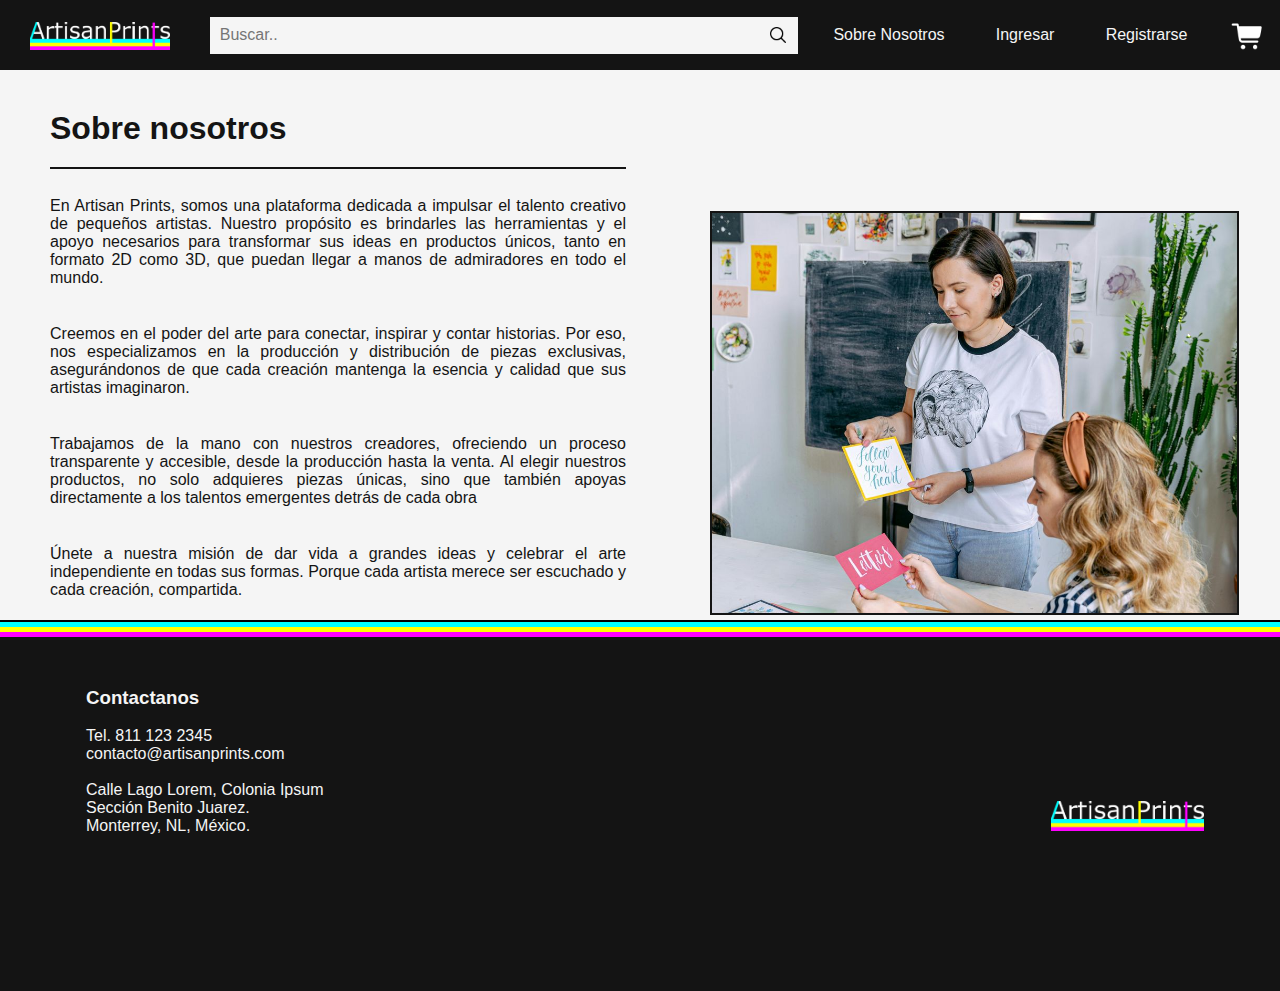
<file: aboutus.html>
<!DOCTYPE html>
<html lang="en">
<head>
    <meta charset="UTF-8">
    <meta name="viewport" content="width=device-width, initial-scale=1.0">
    <title>Sobre Nosotros</title>
    <link rel="stylesheet" href="styles.css">
</head>
<body>
    <ul class="navbar">
        <a class="navlogo" href="index.html"><img src="resources/g110.png" alt="logo"></img></a>
        <div class="searchcontainer">
            <input class="searchbar" type="text" placeholder="Buscar.." >
            <img id="searchimg" src="resources/icons8-search-30.png" alt="search icon">
        </div>
        <a class="navbartext" href="aboutus.html">Sobre Nosotros</a>
        <a class="navbartext" href="ingresar.html">Ingresar</a>
        <a class="navbartext" href="registrarse.html">Registrarse</a>
        <a href="carrito.html"><img class="navcart" src="resources/icons8-shopping-cart-96.png" alt="shoppingCart"></a>
    </ul>

    <div class="aboutus">
        <h1>Sobre nosotros</h1>
        <hr>
        <h4>En Artisan Prints, somos una plataforma dedicada a impulsar el talento creativo de pequeños artistas. Nuestro propósito es brindarles las herramientas y el apoyo necesarios para transformar sus ideas en productos únicos, tanto en formato 2D como 3D, que puedan llegar a manos de admiradores en todo el mundo.</h4>
        <br>
        <h4>Creemos en el poder del arte para conectar, inspirar y contar historias. Por eso, nos especializamos en la producción y distribución de piezas exclusivas, asegurándonos de que cada creación mantenga la esencia y calidad que sus artistas imaginaron.</h4>
        <br>
        <h4>Trabajamos de la mano con nuestros creadores, ofreciendo un proceso transparente y accesible, desde la producción hasta la venta. Al elegir nuestros productos, no solo adquieres piezas únicas, sino que también apoyas directamente a los talentos emergentes detrás de cada obra</h4>
        <br>
        <h4>Únete a nuestra misión de dar vida a grandes ideas y celebrar el arte independiente en todas sus formas. Porque cada artista merece ser escuchado y cada creación, compartida.</h4>    
        <br>
    </div>
    <div class="aboutusimg">
        <img src="resources/aboutus-ap_1000x1500.jpg" alt="saphie">
    </div>

    <footer>
        <div class="c"></div>
        <div class="y"></div>
        <div class="m"></div>
        <div class="footersection1">
            <h3>Contactanos</h3>
            <br>
            <p>Tel. 811 123 2345</p>
            <p>contacto@artisanprints.com</p>
            <br>
            <p>Calle Lago Lorem, Colonia Ipsum <br> Sección Benito Juarez. <br>Monterrey, NL, México.</p>
        </div>
        <div class="footersection2">
            <img src="resources/g110.png" alt="Logo de Artisan Prints">
        </div>
    </footer>
</body>
</html>
</file>
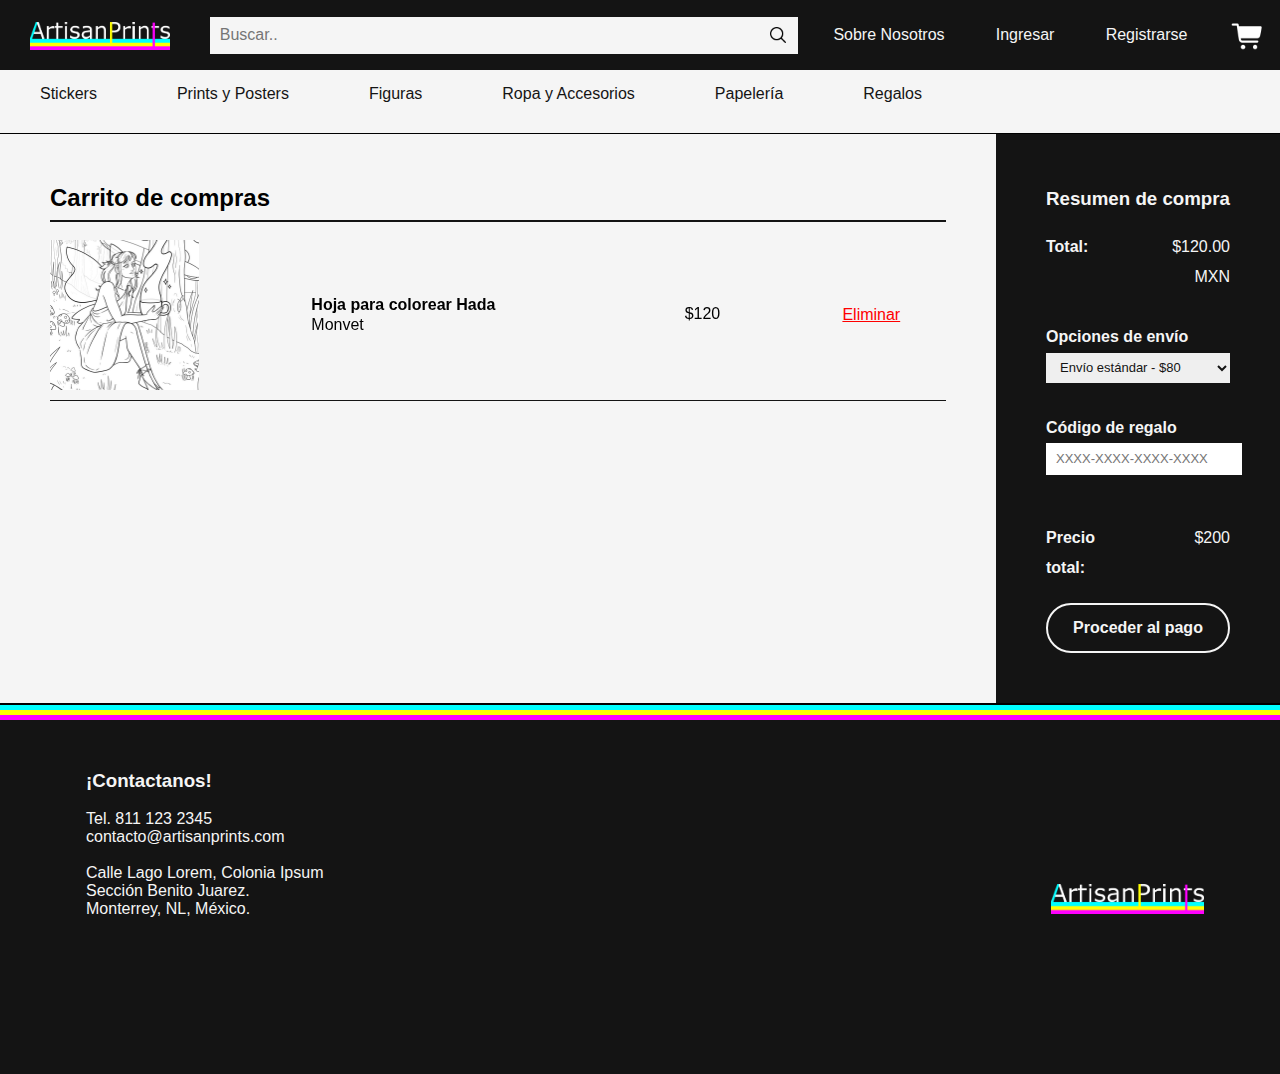
<file: carrito.html>
<!DOCTYPE html>
<html lang="en">
<head>
    <meta charset="UTF-8">
    <meta name="viewport" content="width=device-width, initial-scale=1.0">
    <title>Carrito de Compras</title>
    <link rel="stylesheet" href="styles.css">
</head>
<body>
    <ul class="navbar">
        <a class="navlogo" href="index.html"><img src="resources/g110.png" alt="logo"></img></a>
        <div class="searchcontainer">
            <input class="searchbar" type="text" placeholder="Buscar.." >
            <img id="searchimg" src="resources/icons8-search-30.png" alt="search icon">
        </div>
        <a class="navbartext" href="aboutus.html">Sobre Nosotros</a>
        <a class="navbartext" href="ingresar.html">Ingresar</a>
        <a class="navbartext" href="registrarse.html">Registrarse</a>
        <a href="carrito.html"><img class="navcart" src="resources/icons8-shopping-cart-96.png" alt="shoppingCart"></a>
    </ul>
    <ul class="categorias">
        <a class="categoriastext" href="">Stickers</a>
        <a class="categoriastext" href="">Prints y Posters</a>
        <a class="categoriastext" href="">Figuras</a>
        <a class="categoriastext" href="">Ropa y Accesorios</a>
        <a class="categoriastext" href="">Papelería</a>
        <a class="categoriastext" href="">Regalos</a>
    </ul>

    <div class="paginacarrito">
        <div class="listacarrito">
            <h2>Carrito de compras</h2>
            <hr>
            <div>
                <div class="cartrow">
                    <div class="imagen">
                        <img src="resources/No244 drinkPNG_300x424.png" alt="">
                    </div>
                    <div class="nombre">
                        <div class="prodart">
                            <h4>Hoja para colorear Hada</h4>
                            <p>Monvet</p>
                        </div>
                    </div>
                    <div class="preciounit">
                        <div class="contpreciounit"><p>$120</p></div>
                    </div>
                    <div class="eliminarcart">
                        <div class="conteliminar">
                            <button class="eliminar">Eliminar</button>
                        </div>
                    </div>
                    
                </div>
            </div> 
        </div>

        <div class="totalcarrito">
            <div class="totalcarritocontent">
                <h3>Resumen de compra</h3>
                <hr class="lighthr">
                <div class="totalcompra">
                    <div class="a">
                        <h4>Total:</h4>
                    </div>
                    <div class="b">
                        <p>$120.00 MXN</p>
                    </div>
                </div>
                <br>
                <h4>Opciones de envío</h4>
                <select name="openvio" id="openvio">
                    <option value="">Envío estándar - $80</option>
                    <option value="">Envío express - $120</option>
                </select>
                <br>
                <br>
                <h4>Código de regalo</h4>
                <input placeholder="XXXX-XXXX-XXXX-XXXX" type="text" id="openvio">
                <br>
                <br>
                <hr>
                <div class="totalcompra">
                    <h4 class="a">Precio total:</h4>
                    <p class="b">$200</p>
                </div>
                <button class="btnpago">Proceder al pago</button>
                </div>
        </div>

    </div>
    
    <footer>
        <div class="c"></div>
        <div class="y"></div>
        <div class="m"></div>
        <div class="footersection1">
            <h3>¡Contactanos!</h3>
            <br>
            <p>Tel. 811 123 2345</p>
            <p>contacto@artisanprints.com</p>
            <br>
            <p>Calle Lago Lorem, Colonia Ipsum <br> Sección Benito Juarez. <br>Monterrey, NL, México.</p>
        </div>
        <div class="footersection2">
            <img src="resources/g110.png" alt="Logo de Artisan Prints">
        </div>
    </footer>
</body>
</html>
</file>
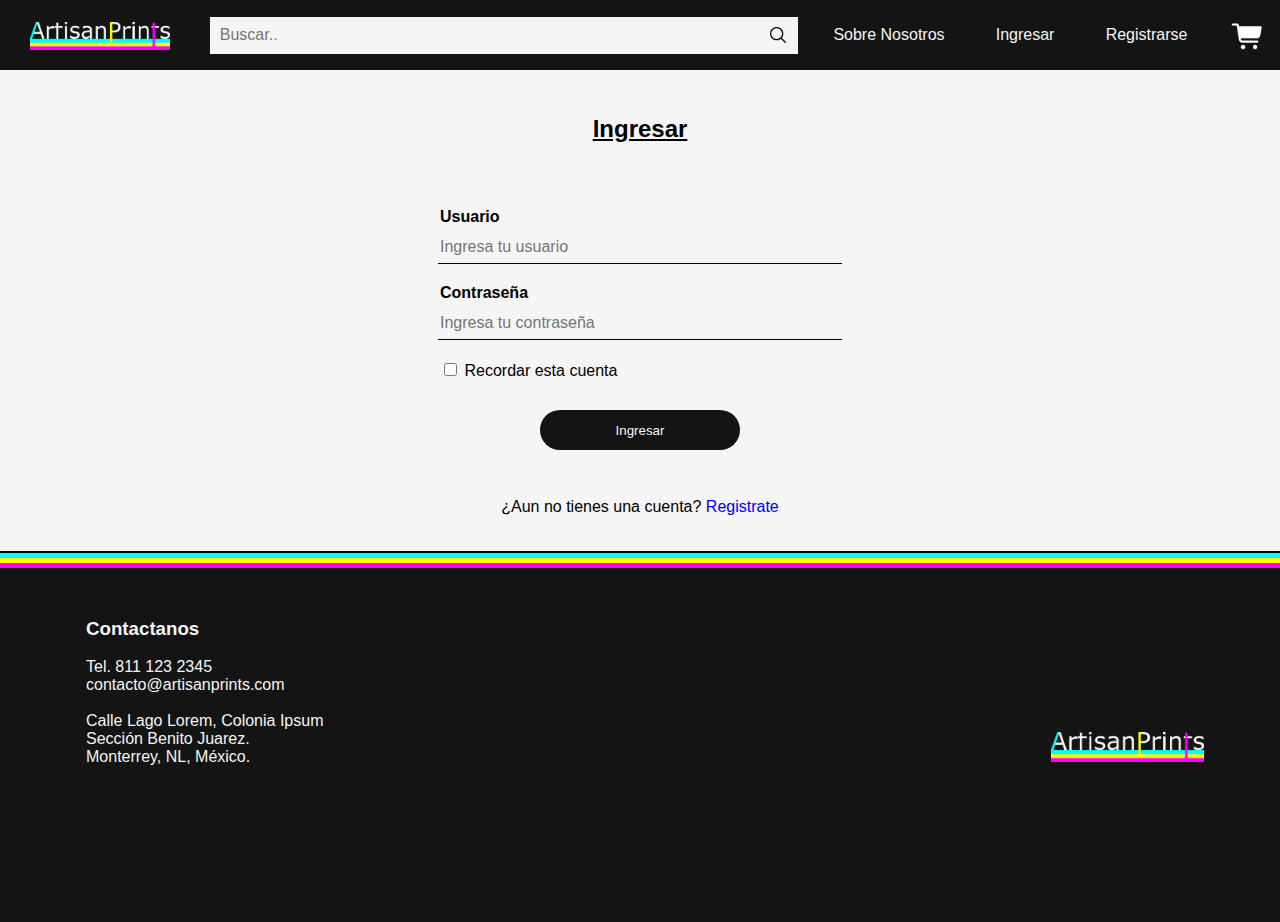
<file: ingresar.html>
<!DOCTYPE html>
<html lang="en">
<head>
    <meta charset="UTF-8">
    <meta name="viewport" content="width=device-width, initial-scale=1.0">
    <title>Registrarse</title>
    <link rel="stylesheet" href="styles.css">
</head>
<body>
    <ul class="navbar">
        <a class="navlogo" href="index.html"><img src="resources/g110.png" alt="logo"></img></a>
        <div class="searchcontainer">
            <input class="searchbar" type="text" placeholder="Buscar.." >
            <img id="searchimg" src="resources/icons8-search-30.png" alt="search icon">
        </div>
        <a class="navbartext" href="aboutus.html">Sobre Nosotros</a>
        <a class="navbartext" href="ingresar.html">Ingresar</a>
        <a class="navbartext" href="registrarse.html">Registrarse</a>
        <a href="carrito.html"><img class="navcart" src="resources/icons8-shopping-cart-96.png" alt="shoppingCart"></a>
    </ul>

    <div  class="registro">
        <h2>Ingresar</h2>
    </div>
    <div class="bgbox2">
        <form action="signin">
            <div class="campos">
                <label class="formulario" for="usario"><b>Usuario</b></label>
                <input class="formulario" type="text" placeholder="Ingresa tu usuario" name="usuario" required>

                <label class="formulario" for="contra"><b>Contraseña</b></label>
                <input class="formulario" type="password" placeholder="Ingresa tu contraseña" name="contra" required>
                
                <div class="form-check, formulario">
                    <input class="form-check-input" type="checkbox" value="" id="" />
                    <label class="form-check-label" for=""> Recordar esta cuenta </label>
                </div>

                <button class="formulario" type="submit">Ingresar</button>
            </div>
        </form>
    </div>
    <div  class="formlink">
        <p>¿Aun no tienes una cuenta? <a href="registrarse.html">Registrate</a></p>
    </div>

    <footer>
        <div class="c"></div>
        <div class="y"></div>
        <div class="m"></div>
        <div class="footersection1">
            <h3>Contactanos</h3>
            <br>
            <p>Tel. 811 123 2345</p>
            <p>contacto@artisanprints.com</p>
            <br>
            <p>Calle Lago Lorem, Colonia Ipsum <br> Sección Benito Juarez. <br>Monterrey, NL, México.</p>
        </div>
        <div class="footersection2">
            <img src="resources/g110.png" alt="Logo de Artisan Prints">
        </div>
    </footer>
</body>
</html>
</file>
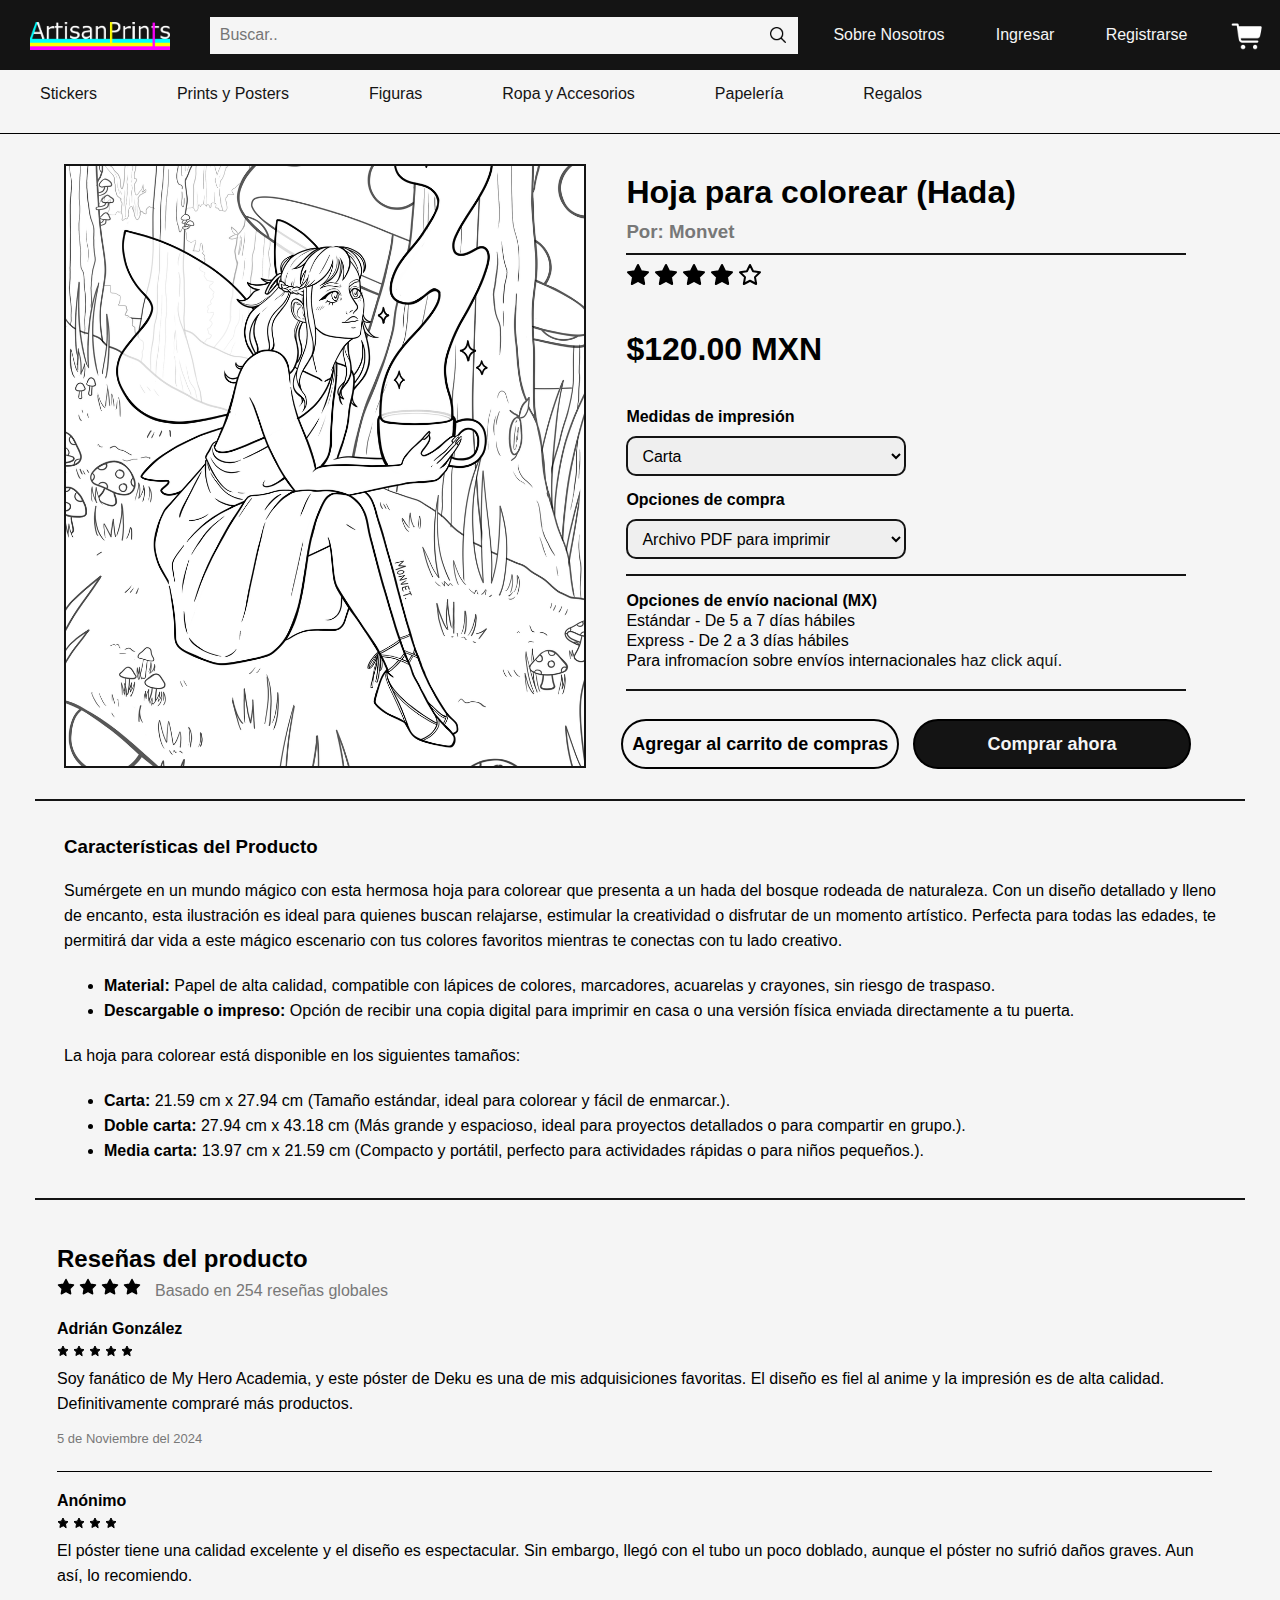
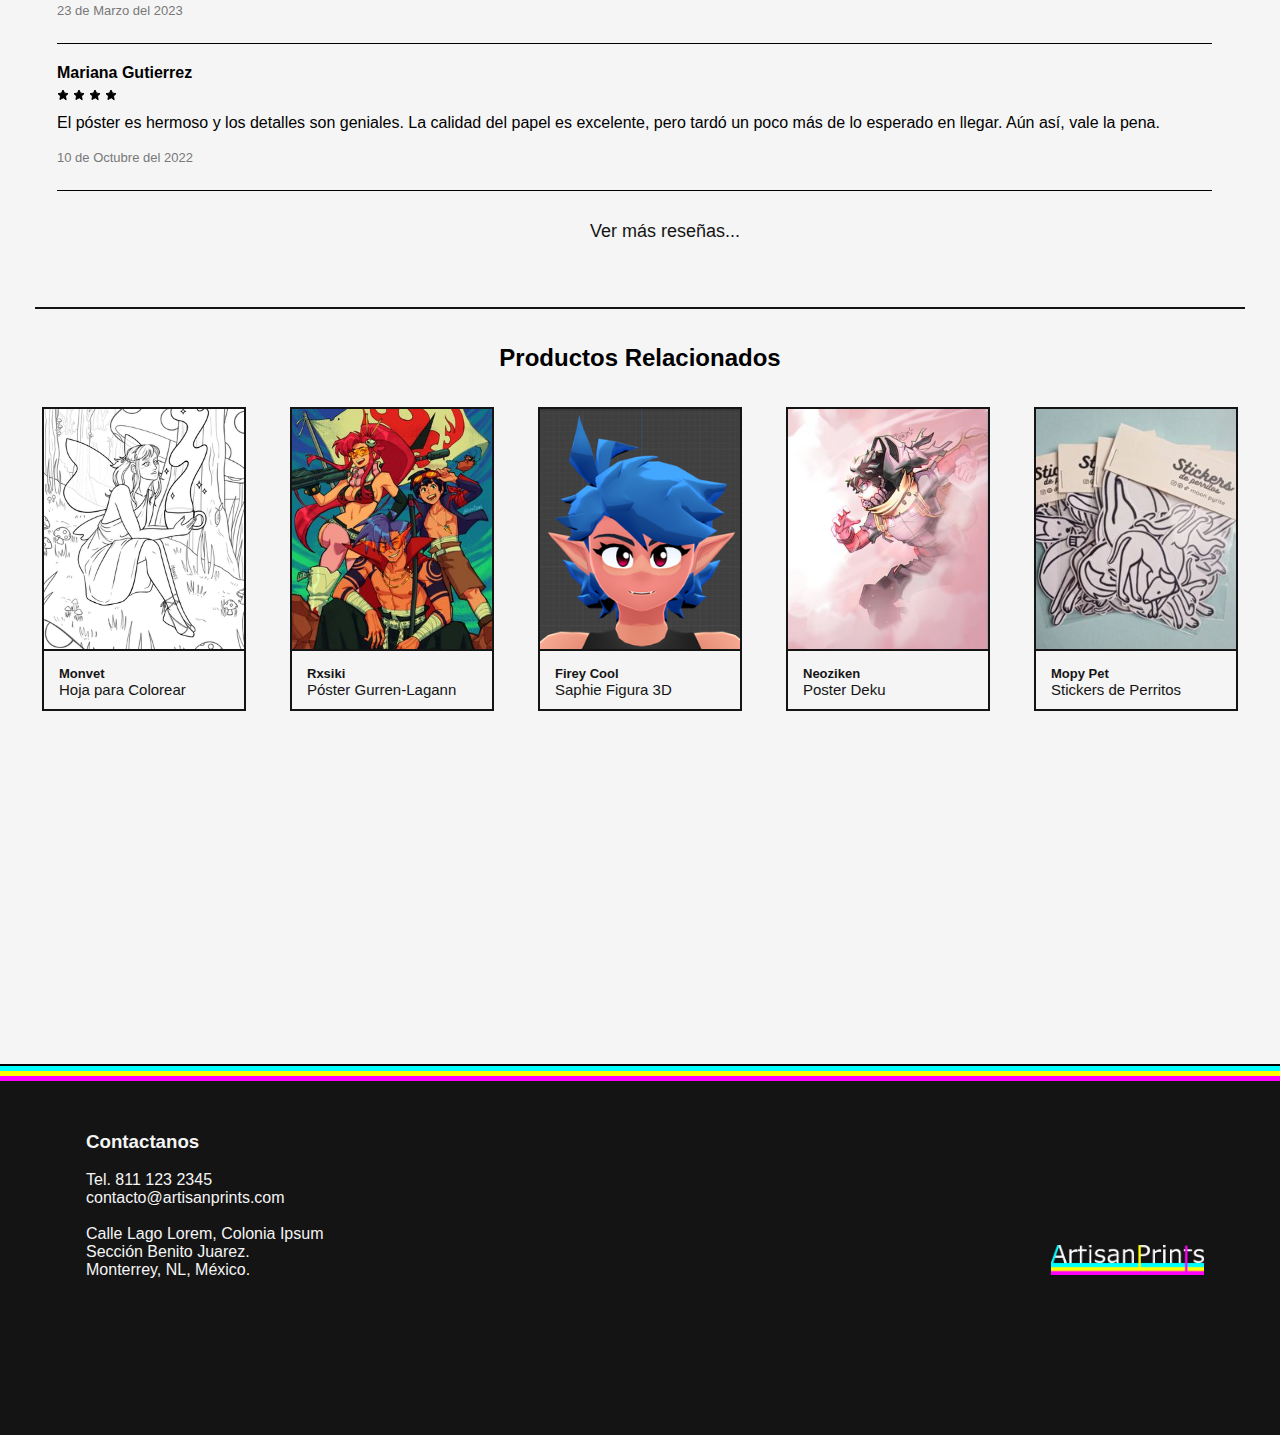
<file: producto1.html>
<!DOCTYPE html>
<html lang="en">
<head>
    <meta charset="UTF-8">
    <meta name="viewport" content="width=device-width, initial-scale=1.0">
    <title>Producto</title>
    <link rel="stylesheet" href="styles.css">
</head>
<body>
    <ul class="navbar">
        <a class="navlogo" href="index.html"><img src="resources/g110.png" alt="logo"></img></a>
        <div class="searchcontainer">
            <input class="searchbar" type="text" placeholder="Buscar.." >
            <img id="searchimg" src="resources/icons8-search-30.png" alt="search icon">
        </div>
        <a class="navbartext" href="aboutus.html">Sobre Nosotros</a>
        <a class="navbartext" href="ingresar.html">Ingresar</a>
        <a class="navbartext" href="registrarse.html">Registrarse</a>
        <a href="carrito.html"><img class="navcart" src="resources/icons8-shopping-cart-96.png" alt="shoppingCart"></a>
    </ul>
    <ul class="categorias">
        <a class="categoriastext" href="">Stickers</a>
        <a class="categoriastext" href="">Prints y Posters</a>
        <a class="categoriastext" href="">Figuras</a>
        <a class="categoriastext" href="">Ropa y Accesorios</a>
        <a class="categoriastext" href="">Papelería</a>
        <a class="categoriastext" href="">Regalos</a>
    </ul>

    <div class="producto">
        <div class="imgproducto">
            <img class="imgproducto" style="object-fit: cover;" src="resources/No244 drinkPNG_1000x1415.png" alt="imagen para colorear de hada">
        </div>
        <div class="infoproducto">
            <div class="prebtn">
                <div class="nombreproducto">
                    <h1>Hoja para colorear (Hada)</h1>
                </div>
                <div class="nombreartista">
                    <h3>Por: Monvet</h3>
                </div>
                <hr>
                <div class="stars">
                    <svg xmlns="http://www.w3.org/2000/svg" viewBox="0 0 24 24" fill="black" stroke="currentColor" stroke-linecap="round" stroke-linejoin="round" width="24" height="24" stroke-width="2"> <path d="M12 17.75l-6.172 3.245l1.179 -6.873l-5 -4.867l6.9 -1l3.086 -6.253l3.086 6.253l6.9 1l-5 4.867l1.179 6.873z"></path> </svg> 
                    <svg xmlns="http://www.w3.org/2000/svg" viewBox="0 0 24 24" fill="black" stroke="currentColor" stroke-linecap="round" stroke-linejoin="round" width="24" height="24" stroke-width="2"> <path d="M12 17.75l-6.172 3.245l1.179 -6.873l-5 -4.867l6.9 -1l3.086 -6.253l3.086 6.253l6.9 1l-5 4.867l1.179 6.873z"></path> </svg> 
                    <svg xmlns="http://www.w3.org/2000/svg" viewBox="0 0 24 24" fill="black" stroke="currentColor" stroke-linecap="round" stroke-linejoin="round" width="24" height="24" stroke-width="2"> <path d="M12 17.75l-6.172 3.245l1.179 -6.873l-5 -4.867l6.9 -1l3.086 -6.253l3.086 6.253l6.9 1l-5 4.867l1.179 6.873z"></path> </svg> 
                    <svg xmlns="http://www.w3.org/2000/svg" viewBox="0 0 24 24" fill="black" stroke="currentColor" stroke-linecap="round" stroke-linejoin="round" width="24" height="24" stroke-width="2"> <path d="M12 17.75l-6.172 3.245l1.179 -6.873l-5 -4.867l6.9 -1l3.086 -6.253l3.086 6.253l6.9 1l-5 4.867l1.179 6.873z"></path> </svg> 
                    <svg xmlns="http://www.w3.org/2000/svg" viewBox="0 0 24 24" fill="none" stroke="currentColor" stroke-linecap="round" stroke-linejoin="round" width="24" height="24" stroke-width="2"> <path d="M12 17.75l-6.172 3.245l1.179 -6.873l-5 -4.867l6.9 -1l3.086 -6.253l3.086 6.253l6.9 1l-5 4.867l1.179 6.873z"></path> </svg> 
                </div>
                <div class="precio">
                    <h1>$120.00 MXN</h1>
                </div>
                <div class="opcompra">
                    <h4>Medidas de impresión</h4>
                    <select name="medidas" id="sizeposter">
                        <option value="1">Carta</option>
                        <option value="2">Tabloide</option>
                        <option value="3">Media Carta</option>
                    </select>
                </div>
                <div class="opcompra">
                    <h4>Opciones de compra</h4>
                    <select name="medidas" id="sizeposter">
                        <option value="1">Archivo PDF para imprimir</option>
                        <option value="2">Envío físico (50 copias)</option>
                    </select>
                </div>
                <hr>
                <div class="infoenvio">
                    <h4>Opciones de envío nacional (MX)</h4>
                    <p>Estándar - De 5 a 7 días hábiles</p>
                    <p>Express - De 2 a 3 días hábiles</p>
                    <p>Para infromacíon sobre envíos internacionales <a href="">haz click aquí.</a></p>
                </div>  
                <br>
                <hr>
            </div>
            
            <div class="btncompra">
                <button id="agregaralcarrito">Agregar al carrito de compras</button>
                <button id="comprarahora">Comprar ahora</button>
            </div>
        </div>
    </div>
    <hr class="division">
    <div class="caracteristicas">
        <h3>Características del Producto</h3>
        <p>Sumérgete en un mundo mágico con esta hermosa hoja para colorear que presenta a un hada del bosque rodeada de naturaleza. Con un diseño detallado y lleno de encanto, esta ilustración es ideal para quienes buscan relajarse, estimular la creatividad o disfrutar de un momento artístico. Perfecta para todas las edades, te permitirá dar vida a este mágico escenario con tus colores favoritos mientras te conectas con tu lado creativo.</p>
        <ul>
            <li><b>Material:</b> Papel de alta calidad, compatible con lápices de colores, marcadores, acuarelas y crayones, sin riesgo de traspaso.</li>
            <li><b>Descargable o impreso:</b> Opción de recibir una copia digital para imprimir en casa o una versión física enviada directamente a tu puerta.</li>
        </ul>
        <p>La hoja para colorear está disponible en los siguientes tamaños:</p>
        <ul>
            <li><b>Carta:</b> 21.59 cm x 27.94 cm (Tamaño estándar, ideal para colorear y fácil de enmarcar.).</li>
            <li><b>Doble carta:</b> 27.94 cm x 43.18 cm (Más grande y espacioso, ideal para proyectos detallados o para compartir en grupo.).</li>
            <li><b>Media carta:</b> 13.97 cm x 21.59 cm (Compacto y portátil, perfecto para actividades rápidas o para niños pequeños.).</li>
        </ul>
    </div>
    <hr class="division">
    <div class="reviews">
        <h2>Reseñas del producto</h2>
        <div class="reviewstars">
            <svg xmlns="http://www.w3.org/2000/svg" viewBox="0 0 24 24" fill="black" stroke="currentColor" stroke-linecap="round" stroke-linejoin="round" width="18" height="18" stroke-width="2"> <path d="M12 17.75l-6.172 3.245l1.179 -6.873l-5 -4.867l6.9 -1l3.086 -6.253l3.086 6.253l6.9 1l-5 4.867l1.179 6.873z"></path> </svg> 
            <svg xmlns="http://www.w3.org/2000/svg" viewBox="0 0 24 24" fill="black" stroke="currentColor" stroke-linecap="round" stroke-linejoin="round" width="18" height="18" stroke-width="2"> <path d="M12 17.75l-6.172 3.245l1.179 -6.873l-5 -4.867l6.9 -1l3.086 -6.253l3.086 6.253l6.9 1l-5 4.867l1.179 6.873z"></path> </svg> 
            <svg xmlns="http://www.w3.org/2000/svg" viewBox="0 0 24 24" fill="black" stroke="currentColor" stroke-linecap="round" stroke-linejoin="round" width="18" height="18" stroke-width="2"> <path d="M12 17.75l-6.172 3.245l1.179 -6.873l-5 -4.867l6.9 -1l3.086 -6.253l3.086 6.253l6.9 1l-5 4.867l1.179 6.873z"></path> </svg> 
            <svg xmlns="http://www.w3.org/2000/svg" viewBox="0 0 24 24" fill="black" stroke="currentColor" stroke-linecap="round" stroke-linejoin="round" width="18" height="18" stroke-width="2"> <path d="M12 17.75l-6.172 3.245l1.179 -6.873l-5 -4.867l6.9 -1l3.086 -6.253l3.086 6.253l6.9 1l-5 4.867l1.179 6.873z"></path> </svg> 
            <div class="reviewstats">
                <p>Basado en 254 reseñas globales</p>
            </div>
        </div>
        <div class="review">
            <h4>Adrián González</h4>
            <div class="reviewstars">
                <svg xmlns="http://www.w3.org/2000/svg" viewBox="0 0 24 24" fill="black" stroke="currentColor" stroke-linecap="round" stroke-linejoin="round" width="12" height="12" stroke-width="2"> <path d="M12 17.75l-6.172 3.245l1.179 -6.873l-5 -4.867l6.9 -1l3.086 -6.253l3.086 6.253l6.9 1l-5 4.867l1.179 6.873z"></path> </svg> 
                <svg xmlns="http://www.w3.org/2000/svg" viewBox="0 0 24 24" fill="black" stroke="currentColor" stroke-linecap="round" stroke-linejoin="round" width="12" height="12" stroke-width="2"> <path d="M12 17.75l-6.172 3.245l1.179 -6.873l-5 -4.867l6.9 -1l3.086 -6.253l3.086 6.253l6.9 1l-5 4.867l1.179 6.873z"></path> </svg> 
                <svg xmlns="http://www.w3.org/2000/svg" viewBox="0 0 24 24" fill="black" stroke="currentColor" stroke-linecap="round" stroke-linejoin="round" width="12" height="12" stroke-width="2"> <path d="M12 17.75l-6.172 3.245l1.179 -6.873l-5 -4.867l6.9 -1l3.086 -6.253l3.086 6.253l6.9 1l-5 4.867l1.179 6.873z"></path> </svg> 
                <svg xmlns="http://www.w3.org/2000/svg" viewBox="0 0 24 24" fill="black" stroke="currentColor" stroke-linecap="round" stroke-linejoin="round" width="12" height="12" stroke-width="2"> <path d="M12 17.75l-6.172 3.245l1.179 -6.873l-5 -4.867l6.9 -1l3.086 -6.253l3.086 6.253l6.9 1l-5 4.867l1.179 6.873z"></path> </svg> 
                <svg xmlns="http://www.w3.org/2000/svg" viewBox="0 0 24 24" fill="black" stroke="currentColor" stroke-linecap="round" stroke-linejoin="round" width="12" height="12" stroke-width="2"> <path d="M12 17.75l-6.172 3.245l1.179 -6.873l-5 -4.867l6.9 -1l3.086 -6.253l3.086 6.253l6.9 1l-5 4.867l1.179 6.873z"></path> </svg> 
            </div>            
            <p>Soy fanático de My Hero Academia, y este póster de Deku es una de mis adquisiciones favoritas. El diseño es fiel al anime y la impresión es de alta calidad. Definitivamente compraré más productos.</p>
            <p class="fechareview">5 de Noviembre del 2024</p>
        </div>
        <div class="review">
            <h4>Anónimo</h4>
            <div class="reviewstars">
                <svg xmlns="http://www.w3.org/2000/svg" viewBox="0 0 24 24" fill="black" stroke="currentColor" stroke-linecap="round" stroke-linejoin="round" width="12" height="12" stroke-width="2"> <path d="M12 17.75l-6.172 3.245l1.179 -6.873l-5 -4.867l6.9 -1l3.086 -6.253l3.086 6.253l6.9 1l-5 4.867l1.179 6.873z"></path> </svg> 
                <svg xmlns="http://www.w3.org/2000/svg" viewBox="0 0 24 24" fill="black" stroke="currentColor" stroke-linecap="round" stroke-linejoin="round" width="12" height="12" stroke-width="2"> <path d="M12 17.75l-6.172 3.245l1.179 -6.873l-5 -4.867l6.9 -1l3.086 -6.253l3.086 6.253l6.9 1l-5 4.867l1.179 6.873z"></path> </svg> 
                <svg xmlns="http://www.w3.org/2000/svg" viewBox="0 0 24 24" fill="black" stroke="currentColor" stroke-linecap="round" stroke-linejoin="round" width="12" height="12" stroke-width="2"> <path d="M12 17.75l-6.172 3.245l1.179 -6.873l-5 -4.867l6.9 -1l3.086 -6.253l3.086 6.253l6.9 1l-5 4.867l1.179 6.873z"></path> </svg> 
                <svg xmlns="http://www.w3.org/2000/svg" viewBox="0 0 24 24" fill="black" stroke="currentColor" stroke-linecap="round" stroke-linejoin="round" width="12" height="12" stroke-width="2"> <path d="M12 17.75l-6.172 3.245l1.179 -6.873l-5 -4.867l6.9 -1l3.086 -6.253l3.086 6.253l6.9 1l-5 4.867l1.179 6.873z"></path> </svg> 
            </div>            
            <p>El póster tiene una calidad excelente y el diseño es espectacular. Sin embargo, llegó con el tubo un poco doblado, aunque el póster no sufrió daños graves. Aun así, lo recomiendo.</p>
            <p class="fechareview">23 de Marzo del 2023</p>
        </div>
        <div class="review">
            <h4>Mariana Gutierrez</h4>
            <div class="reviewstars">
                <svg xmlns="http://www.w3.org/2000/svg" viewBox="0 0 24 24" fill="black" stroke="currentColor" stroke-linecap="round" stroke-linejoin="round" width="12" height="12" stroke-width="2"> <path d="M12 17.75l-6.172 3.245l1.179 -6.873l-5 -4.867l6.9 -1l3.086 -6.253l3.086 6.253l6.9 1l-5 4.867l1.179 6.873z"></path> </svg> 
                <svg xmlns="http://www.w3.org/2000/svg" viewBox="0 0 24 24" fill="black" stroke="currentColor" stroke-linecap="round" stroke-linejoin="round" width="12" height="12" stroke-width="2"> <path d="M12 17.75l-6.172 3.245l1.179 -6.873l-5 -4.867l6.9 -1l3.086 -6.253l3.086 6.253l6.9 1l-5 4.867l1.179 6.873z"></path> </svg> 
                <svg xmlns="http://www.w3.org/2000/svg" viewBox="0 0 24 24" fill="black" stroke="currentColor" stroke-linecap="round" stroke-linejoin="round" width="12" height="12" stroke-width="2"> <path d="M12 17.75l-6.172 3.245l1.179 -6.873l-5 -4.867l6.9 -1l3.086 -6.253l3.086 6.253l6.9 1l-5 4.867l1.179 6.873z"></path> </svg> 
                <svg xmlns="http://www.w3.org/2000/svg" viewBox="0 0 24 24" fill="black" stroke="currentColor" stroke-linecap="round" stroke-linejoin="round" width="12" height="12" stroke-width="2"> <path d="M12 17.75l-6.172 3.245l1.179 -6.873l-5 -4.867l6.9 -1l3.086 -6.253l3.086 6.253l6.9 1l-5 4.867l1.179 6.873z"></path> </svg> 
            </div>            
            <p>El póster es hermoso y los detalles son geniales. La calidad del papel es excelente, pero tardó un poco más de lo esperado en llegar. Aún así, vale la pena.</p>
            <p class="fechareview">10 de Octubre del 2022</p>
        </div>

        <div class="vermas">
            <a href="">Ver más reseñas...</a>
        </div>
    </div>
    <hr class="division">

    <div class="populares">
        <h2>Productos Relacionados</h2>
        <div id="mosaicossm">
            <a href="producto1.html">
                <div class="mosaicsm">
                    <div class="gridimg">
                    <img src="resources/No244 drinkPNG_300x424.png" alt="">
                    </div>
                    <div class="gridnombresm">
                        <p class="linkPopArtista">Monvet</p>
                        <p class="linkPopProducto">Hoja para Colorear</p>
                    </div>
                </div>
            </a>

            <a href="producto1.html">
                <div class="mosaicsm">
                    <div class="gridimg">
                        <img src="resources/ttgl-rxsiki_300x375.jpeg" alt="">
                    </div>
                    <div class="gridnombresm">
                        <p class="linkPopArtista">Rxsiki</p>
                        <p class="linkPopProducto">Póster Gurren-Lagann</p>
                    </div>
                </div>
            </a>
            
            <a href="producto1.html">
                <div class="mosaicsm">
                        <div class="gridimg">
                        <img src="resources/saphie3d_300x290.png" alt="">
                    </div>
                    <div class="gridnombresm">
                        <p class="linkPopArtista" href="">Firey Cool</p>
                        <p class="linkPopProducto" href="">Saphie Figura 3D</p>
                    </div>
                </div>
            </a>
            
            <a href="producto4.html">
                <div class="mosaicsm">
                    <div class="gridimg">
                        <img src="resources/mhaNeoziken_300x375.jpeg" alt="">
                    </div>
                    <div class="gridnombresm">
                        <p class="linkPopArtista" href="">Neoziken</p>
                        <p class="linkPopProducto" href="">Poster Deku</p>
                    </div>
                </div>
            </a>
            
            <a href="producto4.html">
                <div class="mosaicsm">
                    <div class="gridimg">
                        <img src="resources/mopystickers_300x300.jpeg" alt="">
                    </div>
                    <div class="gridnombresm">
                        <p class="linkPopArtista" href="">Mopy Pet</p>
                        <p class="linkPopProducto" href="">Stickers de Perritos</p>
                    </div>
                </div>
            </a>
            
        </div>
    </div>

    <footer>
        <div class="c"></div>
        <div class="y"></div>
        <div class="m"></div>
        <div class="footersection1">
            <h3>Contactanos</h3>
            <br>
            <p>Tel. 811 123 2345</p>
            <p>contacto@artisanprints.com</p>
            <br>
            <p>Calle Lago Lorem, Colonia Ipsum <br> Sección Benito Juarez. <br>Monterrey, NL, México.</p>
        </div>
        <div class="footersection2">
            <img src="resources/g110.png" alt="Logo de Artisan Prints">
        </div>
    </footer>
</body>
</html>
</file>
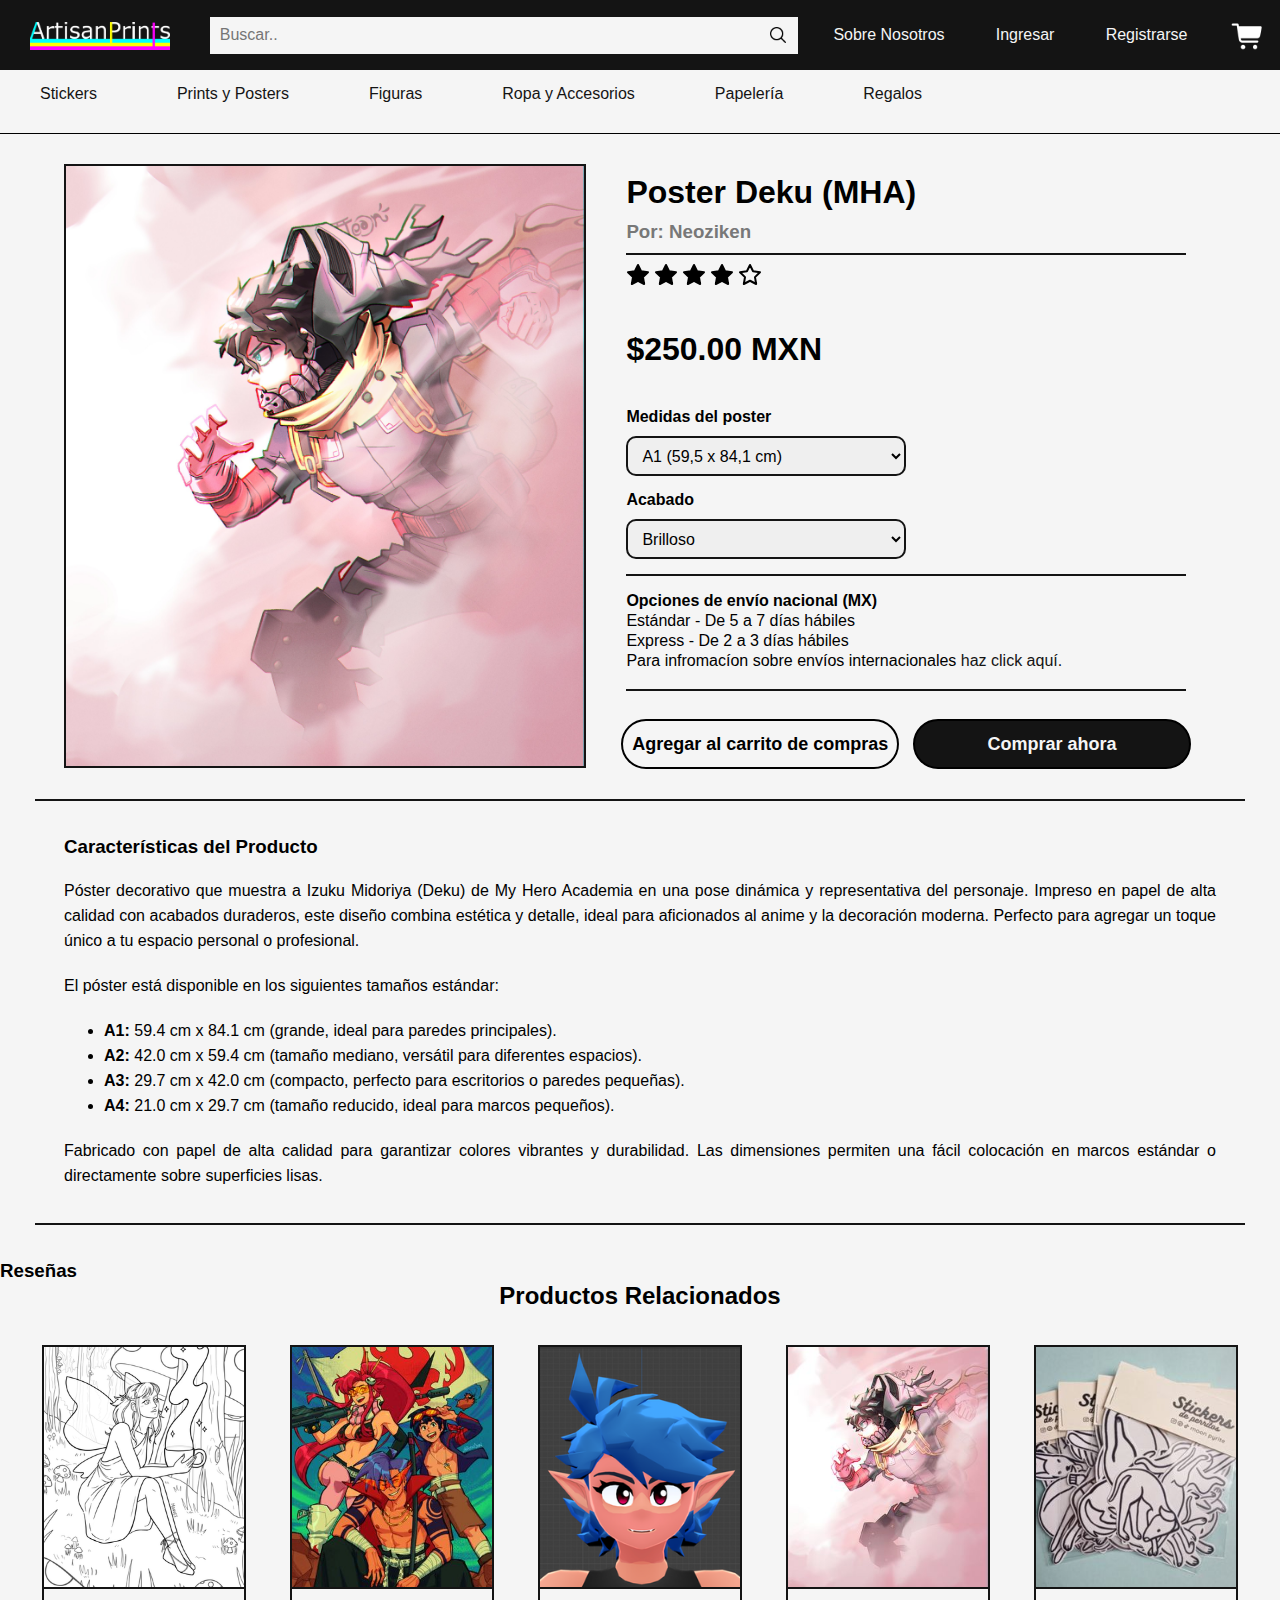
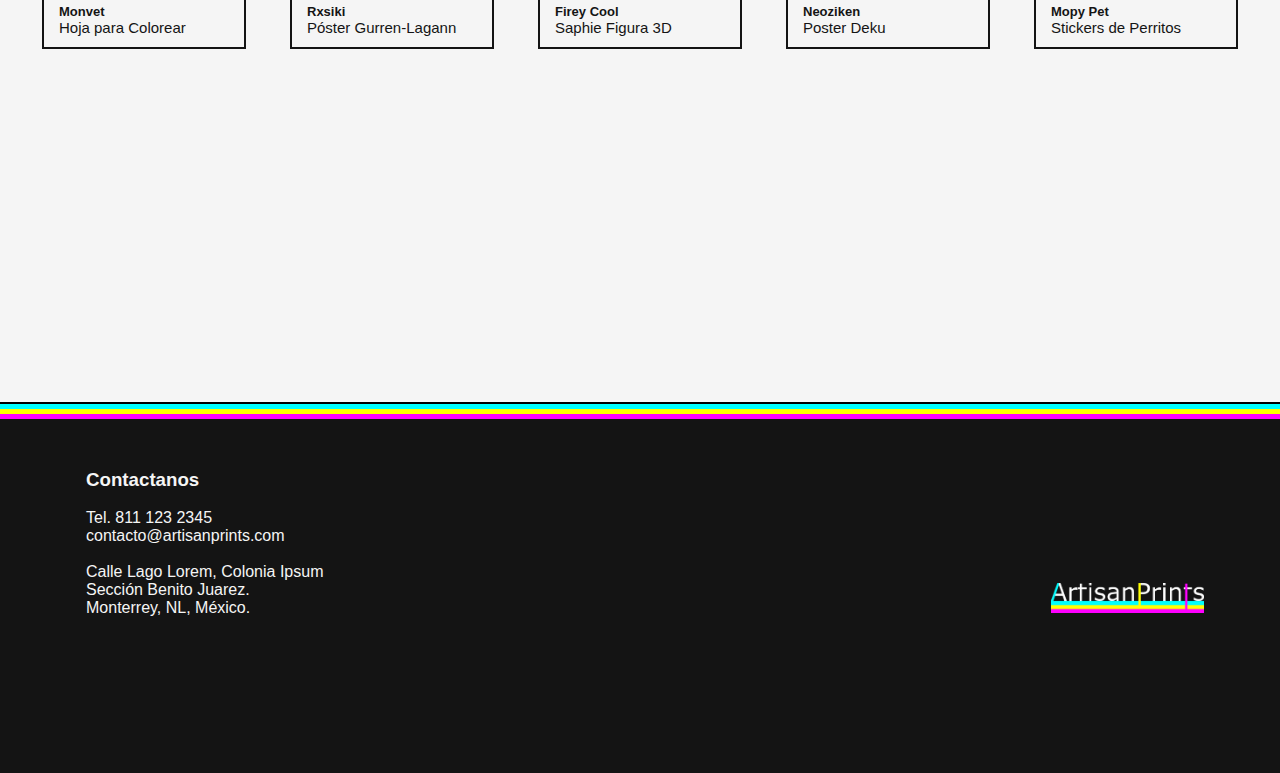
<file: producto4.html>
<!DOCTYPE html>
<html lang="en">
<head>
    <meta charset="UTF-8">
    <meta name="viewport" content="width=device-width, initial-scale=1.0">
    <title>Producto</title>
    <link rel="stylesheet" href="styles.css">
</head>
<body>
    <ul class="navbar">
        <a class="navlogo" href="index.html"><img src="resources/g110.png" alt="logo"></img></a>
        <div class="searchcontainer">
            <input class="searchbar" type="text" placeholder="Buscar.." >
            <img id="searchimg" src="resources/icons8-search-30.png" alt="search icon">
        </div>
        <a class="navbartext" href="aboutus.html">Sobre Nosotros</a>
        <a class="navbartext" href="ingresar.html">Ingresar</a>
        <a class="navbartext" href="registrarse.html">Registrarse</a>
        <a href="carrito.html"><img class="navcart" src="resources/icons8-shopping-cart-96.png" alt="shoppingCart"></a>
    </ul>
    <ul class="categorias">
        <a class="categoriastext" href="">Stickers</a>
        <a class="categoriastext" href="">Prints y Posters</a>
        <a class="categoriastext" href="">Figuras</a>
        <a class="categoriastext" href="">Ropa y Accesorios</a>
        <a class="categoriastext" href="">Papelería</a>
        <a class="categoriastext" href="">Regalos</a>
    </ul>

    <div class="producto">
        <div class="imgproducto">
            <img class="imgproducto" style="object-fit: cover;" src="resources/mhaNeoziken.jpeg" alt="Póster de Deku de My Hero Academia">
        </div>
        <div class="infoproducto">
            <div class="prebtn">
                <div class="nombreproducto">
                    <h1>Poster Deku (MHA)</h1>
                </div>
                <div class="nombreartista">
                    <h3>Por: Neoziken</h3>
                </div>
                <hr>
                <div class="stars">
                    <svg xmlns="http://www.w3.org/2000/svg" viewBox="0 0 24 24" fill="black" stroke="currentColor" stroke-linecap="round" stroke-linejoin="round" width="24" height="24" stroke-width="2"> <path d="M12 17.75l-6.172 3.245l1.179 -6.873l-5 -4.867l6.9 -1l3.086 -6.253l3.086 6.253l6.9 1l-5 4.867l1.179 6.873z"></path> </svg> 
                    <svg xmlns="http://www.w3.org/2000/svg" viewBox="0 0 24 24" fill="black" stroke="currentColor" stroke-linecap="round" stroke-linejoin="round" width="24" height="24" stroke-width="2"> <path d="M12 17.75l-6.172 3.245l1.179 -6.873l-5 -4.867l6.9 -1l3.086 -6.253l3.086 6.253l6.9 1l-5 4.867l1.179 6.873z"></path> </svg> 
                    <svg xmlns="http://www.w3.org/2000/svg" viewBox="0 0 24 24" fill="black" stroke="currentColor" stroke-linecap="round" stroke-linejoin="round" width="24" height="24" stroke-width="2"> <path d="M12 17.75l-6.172 3.245l1.179 -6.873l-5 -4.867l6.9 -1l3.086 -6.253l3.086 6.253l6.9 1l-5 4.867l1.179 6.873z"></path> </svg> 
                    <svg xmlns="http://www.w3.org/2000/svg" viewBox="0 0 24 24" fill="black" stroke="currentColor" stroke-linecap="round" stroke-linejoin="round" width="24" height="24" stroke-width="2"> <path d="M12 17.75l-6.172 3.245l1.179 -6.873l-5 -4.867l6.9 -1l3.086 -6.253l3.086 6.253l6.9 1l-5 4.867l1.179 6.873z"></path> </svg> 
                    <svg xmlns="http://www.w3.org/2000/svg" viewBox="0 0 24 24" fill="none" stroke="currentColor" stroke-linecap="round" stroke-linejoin="round" width="24" height="24" stroke-width="2"> <path d="M12 17.75l-6.172 3.245l1.179 -6.873l-5 -4.867l6.9 -1l3.086 -6.253l3.086 6.253l6.9 1l-5 4.867l1.179 6.873z"></path> </svg> 
                </div>
                <div class="precio">
                    <h1>$250.00 MXN</h1>
                </div>
                <div class="opcompra">
                    <h4>Medidas del poster</h4>
                    <select name="medidas" id="sizeposter">
                        <option value="1">A1 (59,5 x 84,1 cm)</option>
                        <option value="2">A2 (42 x 59,4 cm)</option>
                        <option value="3">A3 (29,7 x 42 cm)</option>
                        <option value="4">A4 (21 x 29,7 cm)</option>
                    </select>
                </div>
                <div class="opcompra">
                    <h4>Acabado</h4>
                    <select name="medidas" id="sizeposter">
                        <option value="1">Brilloso</option>
                        <option value="2">Mate</option>
                        <option value="3">Holográfico</option>
                    </select>
                </div>
                <hr>
                <div class="infoenvio">
                    <h4>Opciones de envío nacional (MX)</h4>
                    <p>Estándar - De 5 a 7 días hábiles</p>
                    <p>Express - De 2 a 3 días hábiles</p>
                    <p>Para infromacíon sobre envíos internacionales <a href="">haz click aquí.</a></p>
                </div>  
                <br>
                <hr>
            </div>
            
            <div class="btncompra">
                <button id="agregaralcarrito">Agregar al carrito de compras</button>
                <button id="comprarahora">Comprar ahora</button>
            </div>
        </div>
    </div>
    <hr class="division">
    <div class="caracteristicas">
        <h3>Características del Producto</h3>
        <p>Póster decorativo que muestra a Izuku Midoriya (Deku) de My Hero Academia en una pose dinámica y representativa del personaje. Impreso en papel de alta calidad con acabados duraderos, este diseño combina estética y detalle, ideal para aficionados al anime y la decoración moderna. Perfecto para agregar un toque único a tu espacio personal o profesional.</p>
        <p>El póster está disponible en los siguientes tamaños estándar:</p>
        <ul>
            <li><b>A1:</b> 59.4 cm x 84.1 cm (grande, ideal para paredes principales).</li>
            <li><b>A2:</b> 42.0 cm x 59.4 cm (tamaño mediano, versátil para diferentes espacios).</li>
            <li><b>A3:</b> 29.7 cm x 42.0 cm (compacto, perfecto para escritorios o paredes pequeñas).</li>
            <li><b>A4:</b> 21.0 cm x 29.7 cm (tamaño reducido, ideal para marcos pequeños).</li>
        </ul>
        <p>Fabricado con papel de alta calidad para garantizar colores vibrantes y durabilidad. Las dimensiones permiten una fácil colocación en marcos estándar o directamente sobre superficies lisas.</p>
    </div>
    <hr class="division">
    <div class="reseñas">
        <h3>Reseñas</h3>
    </div>

    <div class="populares">
        <h2>Productos Relacionados</h2>
        <div id="mosaicossm">
            <a href="producto1.html">
                <div class="mosaicsm">
                    <div class="gridimg">
                    <img src="resources/No244 drinkPNG_300x424.png" alt="">
                    </div>
                    <div class="gridnombresm">
                        <p class="linkPopArtista">Monvet</p>
                        <p class="linkPopProducto">Hoja para Colorear</p>
                    </div>
                </div>
            </a>

            <a href="producto1.html">
                <div class="mosaicsm">
                    <div class="gridimg">
                        <img src="resources/ttgl-rxsiki_300x375.jpeg" alt="">
                    </div>
                    <div class="gridnombresm">
                        <p class="linkPopArtista">Rxsiki</p>
                        <p class="linkPopProducto">Póster Gurren-Lagann</p>
                    </div>
                </div>
            </a>
            
            <a href="producto1.html">
                <div class="mosaicsm">
                        <div class="gridimg">
                        <img src="resources/saphie3d_300x290.png" alt="">
                    </div>
                    <div class="gridnombresm">
                        <p class="linkPopArtista" href="">Firey Cool</p>
                        <p class="linkPopProducto" href="">Saphie Figura 3D</p>
                    </div>
                </div>
            </a>
            
            <a href="producto4.html">
                <div class="mosaicsm">
                    <div class="gridimg">
                        <img src="resources/mhaNeoziken_300x375.jpeg" alt="">
                    </div>
                    <div class="gridnombresm">
                        <p class="linkPopArtista" href="">Neoziken</p>
                        <p class="linkPopProducto" href="">Poster Deku</p>
                    </div>
                </div>
            </a>
            
            <a href="producto4.html">
                <div class="mosaicsm">
                    <div class="gridimg">
                        <img src="resources/mopystickers_300x300.jpeg" alt="">
                    </div>
                    <div class="gridnombresm">
                        <p class="linkPopArtista" href="">Mopy Pet</p>
                        <p class="linkPopProducto" href="">Stickers de Perritos</p>
                    </div>
                </div>
            </a>
            
        </div>
    </div>


    <footer>
        <div class="c"></div>
        <div class="y"></div>
        <div class="m"></div>
        <div class="footersection1">
            <h3>Contactanos</h3>
            <br>
            <p>Tel. 811 123 2345</p>
            <p>contacto@artisanprints.com</p>
            <br>
            <p>Calle Lago Lorem, Colonia Ipsum <br> Sección Benito Juarez. <br>Monterrey, NL, México.</p>
        </div>
        <div class="footersection2">
            <img src="resources/g110.png" alt="Logo de Artisan Prints">
        </div>
    </footer>
</body>
</html>
</file>
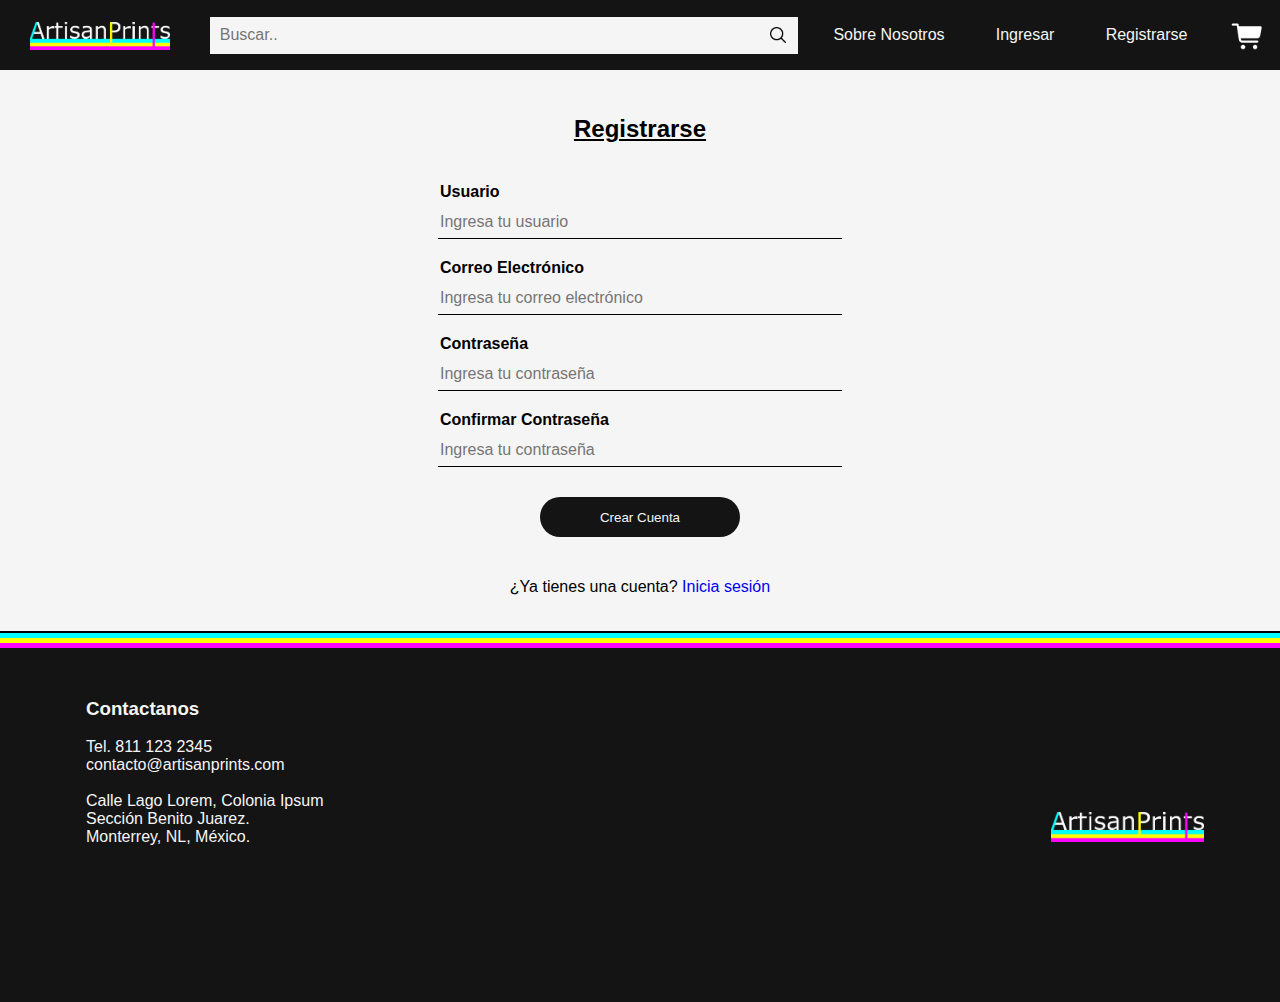
<file: registrarse.html>
<!DOCTYPE html>
<html lang="en">
<head>
    <meta charset="UTF-8">
    <meta name="viewport" content="width=device-width, initial-scale=1.0">
    <title>Registrarse</title>
    <link rel="stylesheet" href="styles.css">
</head>
<body>
    <ul class="navbar">
        <a class="navlogo" href="index.html"><img src="resources/g110.png" alt="logo"></img></a>
        <div class="searchcontainer">
            <input class="searchbar" type="text" placeholder="Buscar.." >
            <img id="searchimg" src="resources/icons8-search-30.png" alt="search icon">
        </div>
        <a class="navbartext" href="aboutus.html">Sobre Nosotros</a>
        <a class="navbartext" href="ingresar.html">Ingresar</a>
        <a class="navbartext" href="registrarse.html">Registrarse</a>
        <a href="carrito.html"><img class="navcart" src="resources/icons8-shopping-cart-96.png" alt="shoppingCart"></a>
    </ul>

    <div  class="registro">
        <h2>Registrarse</h2>
    </div>
    <div class="bgbox">
        <form action="login">
            <div class="campos">
                <label class="formulario" for="usario"><b>Usuario</b></label>
                <input class="formulario" type="text" placeholder="Ingresa tu usuario" name="usuario" required>

                <label class="formulario" for="mail"><b>Correo Electrónico</b></label>
                <input class="formulario" type="email" placeholder="Ingresa tu correo electrónico" name="mail" required>

                <label class="formulario" for="contra"><b>Contraseña</b></label>
                <input class="formulario" type="password" placeholder="Ingresa tu contraseña" name="contra" required>

                <label class="formulario" for="confcontra"><b>Confirmar Contraseña</b></label>
                <input class="formulario" type="password" placeholder="Ingresa tu contraseña" name="confcontra" required>
            
                <button class="formulario" type="submit">Crear Cuenta</button>
            </div>
            
        </form>
    </div>
    <div  class="formlink">
        <p>¿Ya tienes una cuenta? <a href="ingresar.html">Inicia sesión</a></p>
    </div>

    <footer>
        <div class="c"></div>
        <div class="y"></div>
        <div class="m"></div>
        <div class="footersection1">
            <h3>Contactanos</h3>
            <br>
            <p>Tel. 811 123 2345</p>
            <p>contacto@artisanprints.com</p>
            <br>
            <p>Calle Lago Lorem, Colonia Ipsum <br> Sección Benito Juarez. <br>Monterrey, NL, México.</p>
        </div>
        <div class="footersection2">
            <img src="resources/g110.png" alt="Logo de Artisan Prints">
        </div>
    </footer>
</body>
</html>
</file>
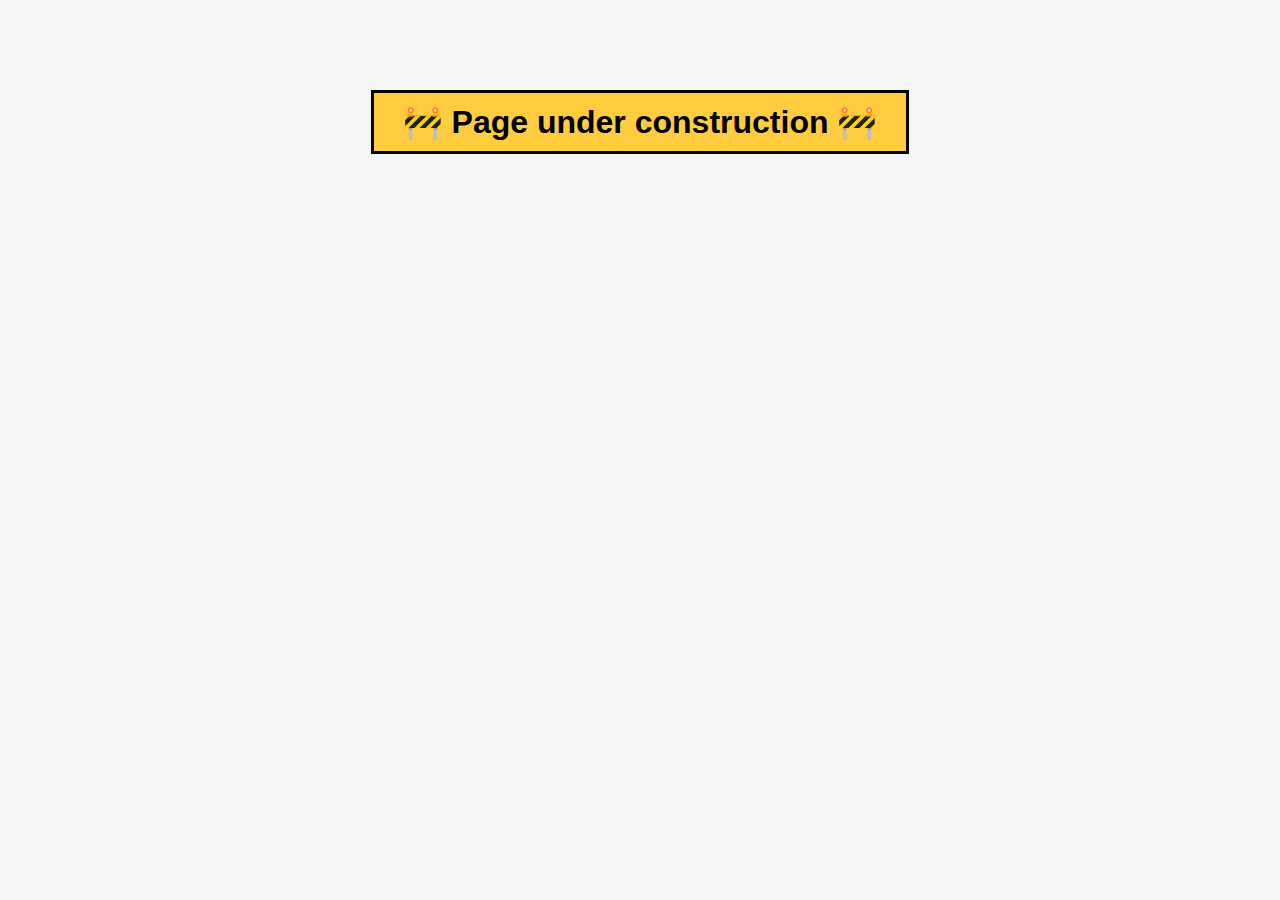
<file: wip.html>
<!DOCTYPE html>
<html lang="en">
<head>
    <meta charset="UTF-8">
    <meta name="viewport" content="width=device-width, initial-scale=1.0">
    <title>WIP</title>
    <link rel="stylesheet" href="styles.css">
</head>
<body>
    <div class="wip">
        <h1>🚧 Page under construction 🚧</h1>
    </div>
</body>
</html>
</file>
<file: styles.css>
:root{
    --dark: rgb(20,20,20);
    --light: rgb(245, 245, 245);
    --grey: rgb(120, 120, 120);
}

body{
    margin: 0%;
    background-color: var(--light);
}
a{
    margin: 0;
    padding: 0;
    height: 100%;
    text-decoration: none;
}
a:visited{
    text-decoration: none;
    color: var(--dark);
}
h1, h2, h3, h4, h5, h6, p, ul{
    margin: 0;
    padding: 0;
    font-family: sans-serif;
}
.btnmain{
    font-size: large;
    border: 0;
    border-radius: 30px;
    background-color: var(--dark);
    color: #ffffff;
    width: 250px;
    height: 50px;
    margin: 10px;
}
.btnmain:hover{
    background-color: var(--light);
    border-style: solid;
    border-color: var(--dark);
    border-width: 2px;
    color: var(--dark);
    cursor: pointer;
    font-size: larger;
}
.subtitle{
    padding-top: 50px;
    padding-left: 80px;
    text-align: left;
}
.navbar{
    position: sticky;
    top: 0;
    overflow: hidden;
    display: flex;
    padding: 0;
    margin: 0;
    height: 70px;
    background-color: var(--dark);
}
.navbartext{
    font-family:sans-serif;
    text-decoration: none;
    font-size:medium;
    display: inline-block;
    color: var(--light);
    margin:2% 2% 2% 2%;
}
.navlogo{
    position:relative;
    margin: 0 20px 0 20px;
    padding: 10px;
    height: 50px;
}
.navlogo img{
    margin-top: 12px;
    height: 55%;
    object-fit: cover;
}
.navcart{
    float: left;
    margin: 0;
    padding: 50%;
    height: 35px;
}

#searchimg{
    position: absolute;
    right: 20px;
    top: 50%;
    transform: translateY(-50%);
    height: 20px;
    width: 20px;
}

.searchcontainer{
    align-items: center;
    position: relative;
    display: flex;
    margin: 0;
}
.searchbar{
    padding-left: 10px;
    font-size: medium;
    margin: 10px;
    height: 50%;
    width: 45vw;
    border:0;
    background-color: var(--light);
    border-radius: 0px;
}
.categorias{
    display: flex;
    padding: 0;
    margin: 0;
    height: 7vh;
    background-color: var(--light);
    border-bottom-style: solid;
    border-bottom-width: 1px;

}
.categoriastext{
    font-family:sans-serif;
    font-size: medium;
    text-decoration: none;
    display: inline-block;
    color: var(--dark);
    border-right-style: solid;
    border-width: 0px;
    padding: 15px 40px 10px 40px;
}
.header{
    display: flex;
    height: 75vh;
    margin: 0;
    background-color: var(--light);
}
.halfscreen{ 
    width: 50vw;
    max-width: 50vw;

    overflow: hidden;
    background-color: rgb(255, 204, 63);
    border-style: solid;
    border-width: 1px;
    border-bottom-width: 2px;
}
.halfscreen img{
    height: 100%;
    width: 100%;
    object-fit: cover;
}

#promociones{
    display: inline-block;
    text-align: center;
    padding-top: 23vh;
}

.gridcategoria{
    text-align: center;
    background-color: var(--light);
}
.gridcategoria hr{
    border: none;
    background-color: var(--dark);
    height: 2px;
    width:90%;
    margin-left: auto;
    margin-top: 20px;
}
.mosaic{
    border-color: var(--dark);
    border-style: solid;
    border-width: 2px;
    display: inline-block;
    width: 250px;
    height: 350px;
    margin: 50px;
}
.mosaic:hover{
    cursor: pointer;
}
.gridimg{
    width: 100%;
    height: 80%;
    border-bottom-style: solid;
    border-bottom-width: 2px;
    border-color: var(--dark);
}
.gridimg img{
    width: 100%;
    height: 100%;
    margin: 0;
    padding: 0;
    object-fit: cover;
}
.gridnombre{
    padding: 23px;
    font-size: 20px;
}
.gridnombresm{
    text-align: left;
    padding: 15px;
    font-size: medium;
}
#mosaicos{
    background-color: var(--light);
}
.populares{
    text-align: center;
    background-color: var(--light);
    width: 100%;
    height: 80vh;
}
.populares hr{
    border: none;
    background-color: var(--dark);
    height: 2px;
    width:90%;
    margin-left: auto;
    margin-top: 20px;
}
.mosaicsm{
    border-color: var(--dark);
    border-style: solid;
    border-width: 2px;
    display: inline-block;
    margin: 20px;
    margin-top: 35px;
    
    background-color: var(--light);
    width: 200px;
    height: 300px;
}
footer{
    margin: 0;
    padding: 0;
    text-align: center;
    color: var(--light);
    height: 41vh;
    background-color: var(--dark);
    border-top-style: solid;
    border-top-color: black;
    border-top-width: 2px;
}
.c{
    width: 100%;
    height: 5px;
    background-color: cyan;
}
.y{
    width: 100%;
    height: 5px;
    background-color: yellow;
}
.m{
    width: 100%;
    height: 5px;
    background-color: magenta;
}
footer img{
    height: 30px;
}
.footersection1{
    text-align: left;
    padding: 50px;
    display: inline-block;
    width: 40%;
}
.footersection2{
    text-align: right;
    padding: 40px;
    display: inline-block;
    width: 40%;
}
.linkPopProducto{
    font-family: sans-serif;
    color: var(--dark);
    font-size: 15px;
}
.linkPopArtista{
    font-family: sans-serif;
    color: var(--dark);
    font-weight: bold;
    font-size: small;
    text-decoration: none;
}
.bgbox{
    padding: 25px 0 25px 0;
    margin: auto;
    margin-top: 0;
    background-color: var(--light);
    width: 500px;
    height: 350px;
}
.bgbox2{
    padding: 50px 0 0px 0;
    margin: auto;
    margin-top: 0;
    background-color: var(--light);
    width: 500px;
    height: 270px;

}
.formulario{
    font-family: sans-serif;
    margin: 5px auto 5px auto;
    width: 80%;
    display: block;
}

input.formulario{
    margin-top: 0;
    margin-bottom: 20px;
    background-color: var(--light);
    border: none;
    border-bottom: solid 1px;
    height: 30px;
    font-size: medium;
}
.formulario:focus{
    outline: none;
}

button.formulario{
    margin: auto;
    margin-top: 30px;
    width: 200px;
    height: 40px;
    border: none;
    background-color: var(--dark);
    color: var(--light);
    border-radius: 30px;
}
button.formulario:hover{
    background-color: var(--light);
    border-style: solid;
    border-color: var(--dark);
    border-width: 2px;
    cursor: pointer;
    color: var(--dark);
}
.registro{
    text-align: center;
    width: 100%;
    margin: auto;
    margin-top: 45px;
    margin-bottom: 10px;
    text-decoration: underline;
}
.formlink{
    text-align: center;
    width: 100%;
    margin: auto;
    margin-top: 25px;
    margin-bottom: 35px;
}
.producto{
    height: 600px;
    width: 90%;
    margin: auto;
    margin-top: 30px;
    margin-bottom: 30px;
    background-color: var(--light);
}
.imgproducto{
    margin: 0;
    padding: 0;
    display: inline-block;
    height: 100%;
    width: 45%;
    background-color: blue;
}
.imgproducto img{
    width: 100%;
}
.imgproducto img{
    border-style: solid;
    border-width: 2px;
    border-color: var(--dark);
}
.infoproducto{
    margin: 0;
    padding: 0;
    display: inline-block;
    text-align: left;
    height: 100%;
    width: 54%;
    background-color: var(--light);
    vertical-align: top;
}
.infoproducto hr{
    margin-left: 40px;
    margin-top: 0px;
    width: 90%;
    height: 2px;
    background-color: var(--dark);
    border: none  
}
.stars{
    margin-left: 40px;
    margin-bottom: 10px;
}
.vermas{
    font-family: sans-serif;
    margin-top: 30px;
    text-align: center;
    font-size: large;
    color: blue;
}
.nombreproducto{
    margin: 40px;
    margin-top: 10px;
    margin-bottom: 10px;
    text-align: left;
}
.nombreartista{
    margin: 40px;
    margin-top: 10px;
    margin-bottom: 10px;
    text-align: left;
    color: var(--grey);
}
.caracteristicas{
    display: flexbox;
    width: 90%;
    margin: auto;
    background-color: var(--light);
}
.caracteristicas p{
    margin-top: 20px;
    font-family: sans-serif;
    font-size: medium;
    text-align: justify;
    line-height: 25px;
}
.caracteristicas ul{
    margin: 20px;
    margin-left: 40px;
    text-align: justify;
    line-height: 25px;
}
.reviews{
    width: 95%;
    padding-top: 10px;
    padding-bottom: 30px;
    padding-left: 50px;
    display: flexbox;
    margin: auto;
}

.review{
    margin-top: 20px;
    padding-bottom: 20px;
    margin-left: 0;
    width: 95%;
    display: flexbox;
    border-bottom: solid;
    border-width: 1px;
}
.review p{
    line-height: 25px;
}
.fechareview{
    margin-top: 10px;
    font-size: small;
    color: var(--grey);
}
.reviewstats{
    color: var(--grey);
    display: inline-block;
    padding-left: 10px;
}
.reviewstars{
    margin-top: 5px;
    margin-bottom: 5px;
    align-items: end;
}
.prebtn{
    height: 85%;
}
.btncompra{
    height:18%;
    width: 95%;
    margin: 30px;
    margin-bottom: 0;
}
#comprarahora{
    vertical-align: top;
    width: 47%;
    height: 50px;
    margin: 5px;
    border-width: 2px;
    border-style: solid;
    border-radius: 30px;
    background-color: var(--dark);
    font-size: large;
    font-weight: bold;
    color: var(--light);
}
#comprarahora:hover{
    background-color: var(--grey);
    cursor: pointer;
    border: none;
    color: var(--light);
}
#agregaralcarrito{
    vertical-align: top;
    width: 47%;
    height: 50px;
    margin: 5px;
    border-width: 2px;
    border-style: solid;
    border-radius: 30px;
    background-color: var(--light);
    font-size: large;
    font-weight: bold;
}
#agregaralcarrito:hover{
    background-color: var(--light);
    cursor: pointer;
    color: var(--grey);
    border-color: var(--grey);
}
.precio{
    margin: 40px;
}
.opcompra{
    margin: 15px;
    margin-left: 40px;
    width: 90%;
}
.opcompra select{
    margin-top: 10px;
    border-style: solid;
    border-color: var(--dark);
    border-width: 2px;
    height: 40px;
    width: 50%;
    font-size: medium;
    border-radius: 10px;
    padding-left: 10px;
}
.division{
    margin: 35px ;
    background-color: var(--dark);
    height: 2px;
    border: none;
}
.infoenvio{
    margin-top: 15px;
    margin-left: 40px;
    line-height: 20px;
}
.aboutus{
    width: 45%;
    height: 500px;
    display: inline-block;
    margin-left: 50px;
    margin-top: 20px;
    margin-bottom: 30px;
    color: var(--dark);
    text-align: justify;
}
.aboutus hr{
    border: none;
    background-color: var(--dark);
    height: 2px;
    width: 100%;
    margin-top: 20px;
}
.aboutus h1{
    padding-top: 20px;
}
.aboutus h4{
    padding-top: 20px;
    font-weight: lighter;
}
.aboutusimg{
    background-color: blueviolet;
    display: inline-block;
    object-fit: cover;
    width: 41%;
    height: 400px;
    margin-left: 80px;
    margin-top: 20px;
    border: solid;
    border-width: 2px;
    border-color: var(--dark);
}
.aboutusimg img{
    width: 100%;
    height: 100%;
    object-fit: cover;
}

.paginacarrito{
    width: 100%;
    min-height: 500px;
    display: flex;
}
.paginacarrito hr{
    border: none;
    height: 2px;
    background-color: var(--dark);
}
.listacarrito{
    width: 70%;
    padding: 50px;
}
.totalcarrito{
    width: 30%;
    background-color: var(--dark);
}
.totalcarritocontent{
    margin: 50px;
    color: var(--light);
    line-height: 30px;
}
.totalcompra{
    display: flex;
    width: 100%;
    margin: auto;
}
.a{
    width: 50%;
}
.b{
    width: 50%;
    text-align: end;
}
#openvio{
    width: 100%;
    height: 30px;
    padding-left: 10px;
    font-size: small;
    color: var(--dark);
    border: none;
}
.tyc{
    line-height: 20px;
    font-size: smaller;
}
.btnpago{
    margin: 0;
    margin-top: 20px;
    border: solid;
    border-width: 2px;
    width: 100%;
    height: 50px;
    border-radius: 30px;
    font-size: medium;
    font-weight: bold;
    color: var(--light);
    background-color: var(--dark);
}
.btnpago:hover{
    margin: 0;
    margin-top: 20px;
    border: none;
    width: 100%;
    height: 50px;
    border-radius: 30px;
    font-size: medium;
    font-weight: bold;
    color: var(--dark);
    background-color: var(--light);
    cursor: pointer;
}

.cartrow{
    width: 100%;
    height: 150px;
    display: flex;
    border-bottom: solid;
    border-width: 1px;
    padding-bottom: 10px;
    padding-top: 10px;
    border-color: var(--dark);
}
.imagen{
    background-color: papayawhip;
    height: 100%;
    width: 150px;
}
.imagen img{
    width: 100%;
    height: 100%;
    object-fit: cover;
}
.nombre{
    height: 100%;
    width: 450px;
    position: relative;
}
.prodart{
    height: 40px;
    width: 50%;
    position: absolute;
    left: 0;
    right: 0;
    top: 0;
    bottom: 0;
    margin: auto;
    line-height: 20px;
}
.preciounit{
    height: 100%;
    width: 150px;
    position: relative;
}
.contpreciounit{
    height: 20px;
    width: 50%;
    position: absolute;
    left: 0;
    right: 0;
    top: 0;
    bottom: 0;
    margin: auto;
}
.eliminarcart{
    height: 100%;
    width: 150px;
    position: relative;
}
.eliminarcart button{
    height: 35px;
    width: 100%;
    color: red;
    border: none;
    background-color: var(--light);
    font-size: medium;
    text-decoration: underline;
}
.eliminarcart button:hover{
    height: 35px;
    width: 100%;
    color: var(--light);
    border: none;
    border-radius: 5px;
    background-color: red;
    font-size: medium;
    cursor: pointer;
}
.conteliminar{
    height: 35px;
    width: 60%;
    position: absolute;
    left: 0;
    right: 0;
    top: 0;
    bottom: 0;
    margin: auto;
}

.wip{
    text-align: center;
    background-color: rgb(255, 204, 63);
    width: 40vw;
    margin: auto;
    margin-top: 10vh;
    border-style: solid;
    border-width: 3px;
    padding: 10px;
}
</file>
